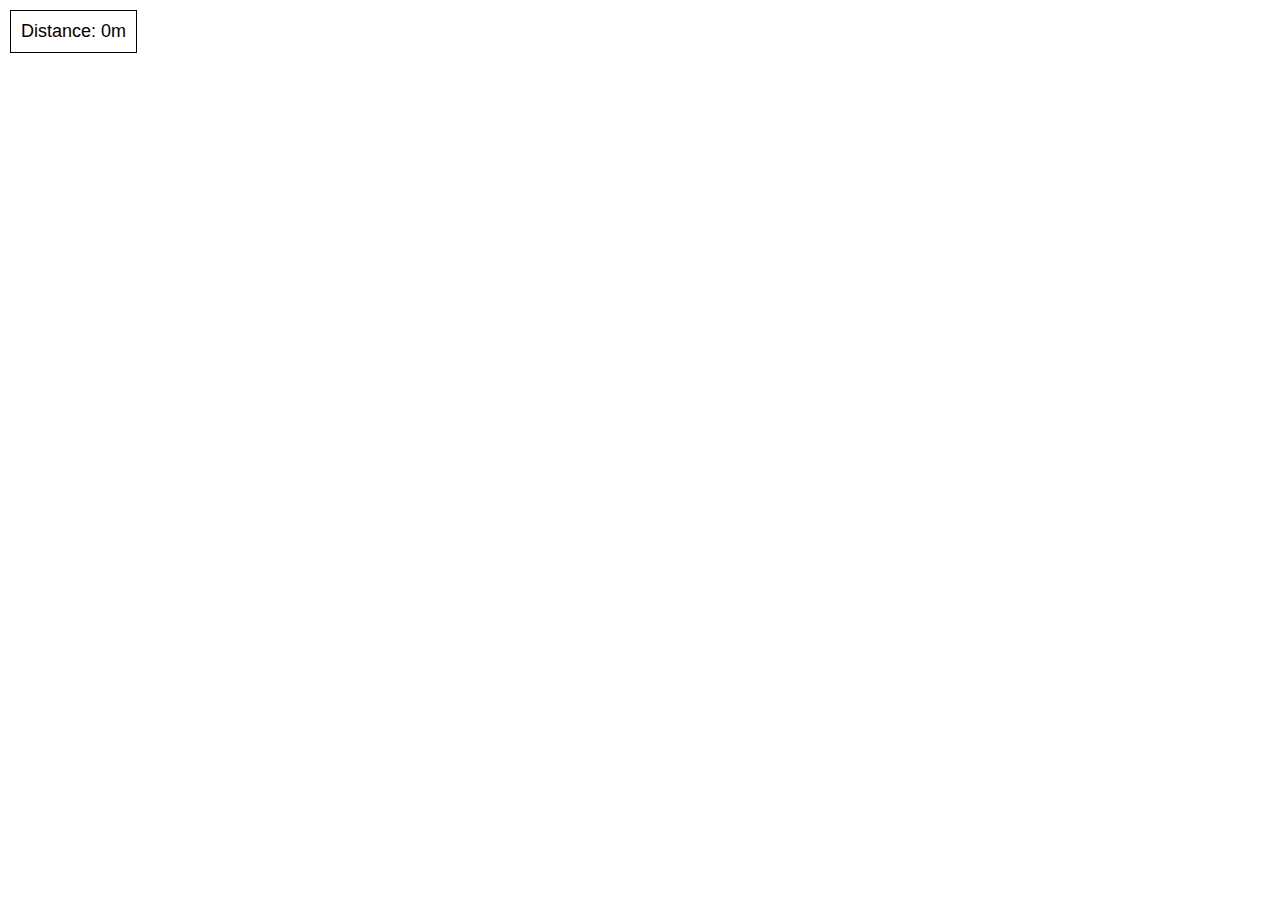
<file: index.html>
<!DOCTYPE html>
<html lang="en">
<head>
    <meta charset="UTF-8">
    <meta name="viewport" content="width=device-width, initial-scale=1.0">
    <title>4KM Drawing</title>
    <style>
        body {
            margin: 0;
            overflow: hidden;
            background-color: white;
        }
        canvas {
            position: absolute;
            top: 0;
            left: 0;
        }
        #distance {
            position: fixed;
            top: 10px;
            left: 10px;
            background: white;
            padding: 10px;
            font-size: 18px;
            font-family: Arial, sans-serif;
            border: 1px solid black;
        }
        #resetButton {
            position: fixed;
            top: 50px;
            left: 10px;
            background: white;
            padding: 10px;
            font-size: 16px;
            font-family: Arial, sans-serif;
            border: 1px solid black;
            cursor: pointer;
        }
    </style>
</head>
<body>
    <div id="distance">Distance: 0m</div>
    <canvas id="drawingCanvas"></canvas>
    <script>
        const canvas = document.getElementById("drawingCanvas");
        const ctx = canvas.getContext("2d");
        const distanceDisplay = document.getElementById("distance");
        const resetButton = document.getElementById("resetButton");
        
        function resizeCanvas() {
            canvas.width = window.innerWidth;
            canvas.height = window.innerHeight;
        }
        
        resizeCanvas();

        let drawing = false;
        let lastX = null;
        let lastY = null;
        let totalDistance = 0;
        const maxDistance = 4000; // 4km

        function getDistance(x1, y1, x2, y2) {
            return Math.sqrt((x2 - x1) ** 2 + (y2 - y1) ** 2);
        }

        function startDrawing(e) {
            if (totalDistance >= maxDistance) return;
            drawing = true;
            lastX = e.clientX;
            lastY = e.clientY;
        }

        function draw(e) {
            if (!drawing || totalDistance >= maxDistance) return;
            const x = e.clientX;
            const y = e.clientY;

            if (lastX !== null && lastY !== null) {
                const distance = getDistance(lastX, lastY, x, y);
                totalDistance += distance;

                if (totalDistance >= maxDistance) {
                    totalDistance = maxDistance;
                    distanceDisplay.textContent = `Distance: ${totalDistance.toFixed(2)}m (Limit reached)`;
                    drawing = false;
                    return;
                }

                ctx.beginPath();
                ctx.moveTo(lastX, lastY);
                ctx.lineTo(x, y);
                ctx.strokeStyle = "black";
                ctx.lineWidth = 2;
                ctx.stroke();
            }
            lastX = x;
            lastY = y;
            distanceDisplay.textContent = `Distance: ${totalDistance.toFixed(2)}m`;
        }

        function stopDrawing() {
            drawing = false;
        }

        canvas.addEventListener("mousedown", startDrawing);
        canvas.addEventListener("mousemove", draw);
        canvas.addEventListener("mouseup", stopDrawing);
        canvas.addEventListener("mouseleave", stopDrawing);
        window.addEventListener("resize", resizeCanvas);
    </script>
</body>
</html>
</file>
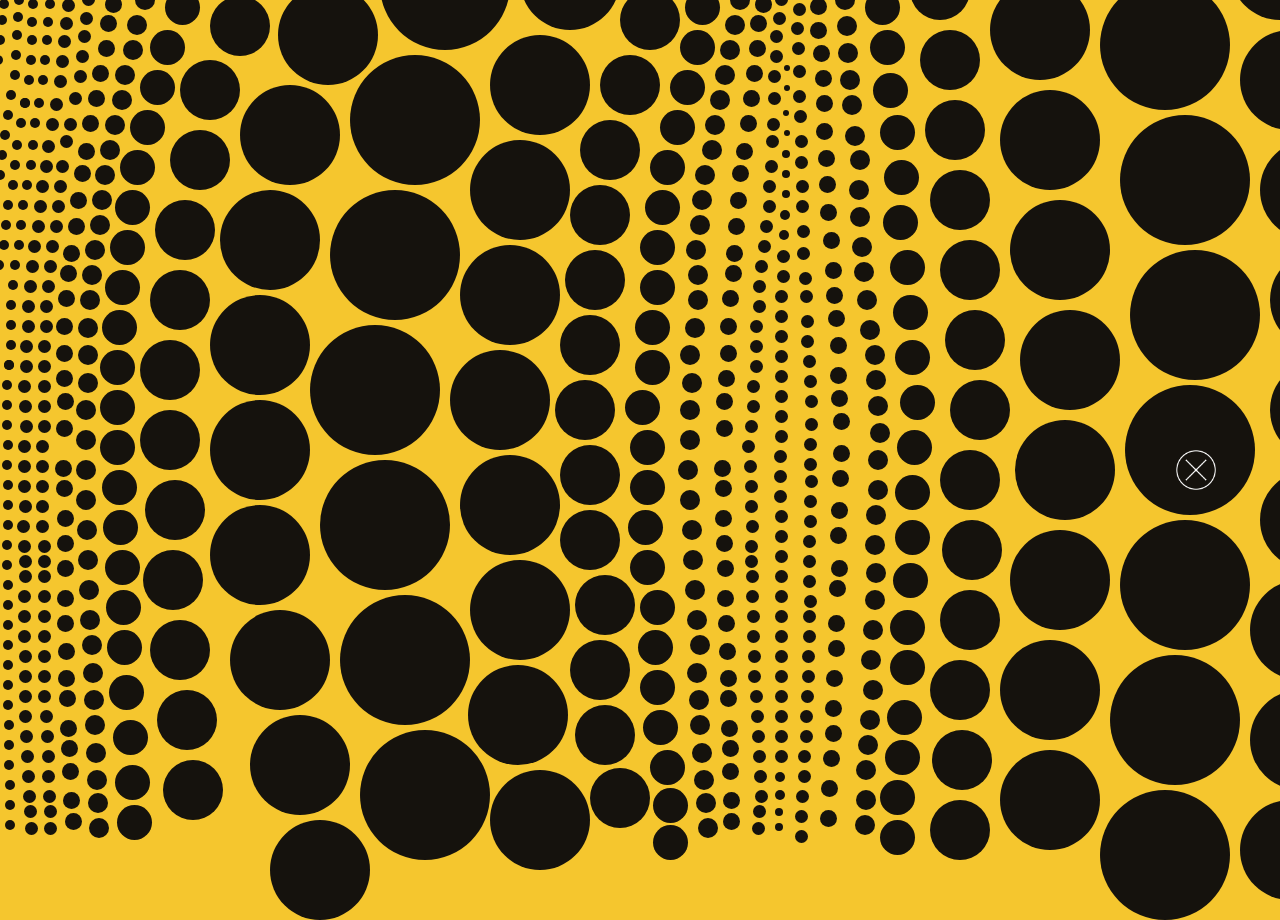
<file: InteractiveGallery2/02.html>
<!DOCTYPE html>
<html>
  <head>
    <title>Interactive Dots</title>
    <link rel= "stylesheet" href="02.css">
  </head>
  <body>
    <div id="splash-screen">
      <img src="02direction.png" alt="Splash Screen Image">
    </div>
    <div class="circle"></div> <!--circle1-->
    <div class="circle"></div> <!--circle2-->
    <div class="circle"></div> <!--circle3-->
    <div class="circle"></div> <!--circle4-->
    <div class="circle"></div> <!--circle5-->
    <div class="circle"></div> <!--circle6-->
    <div class="circle"></div> <!--circle7-->
    <div class="circle"></div> <!--circle8-->
    <div class="circle"></div> <!--circle9-->
    <div class="circle"></div> <!--circle10-->
    <div class="circle"></div> <!--circle11-->
    <div class="circle"></div> <!--circle12-->
    <div class="circle"></div> <!--circle13-->
    <div class="circle"></div> <!--circle14-->
    <div class="circle"></div> <!--circle15-->
    <div class="circle"></div> <!--circle16-->
    <div class="circle"></div> <!--circle17-->
    <div class="circle"></div> <!--circle18-->
    <div class="circle"></div> <!--circle19-->
    <div class="circle"></div> <!--circle20-->  
    <div class="circle"></div> <!--circle21-->       
    <div class="circle"></div> <!--circle22-->       
    <div class="circle"></div> <!--circle23-->
    <div class="circle"></div> <!--circle24-->
    <div class="circle"></div> <!--circle25-->
    <div class="circle"></div> <!--circle26-->
    <div class="circle"></div> <!--circle27-->
    <div class="circle"></div> <!--circle28-->
    <div class="circle"></div> <!--circle29-->
    <div class="circle"></div> <!--circle30-->
    <div class="circle"></div> <!--circle31-->
    <div class="circle"></div> <!--circle32-->
    <div class="circle"></div> <!--circle33-->
    <div class="circle"></div> <!--circle34-->
    <div class="circle"></div> <!--circle35-->
    <div class="circle"></div> <!--circle36-->
    <div class="circle"></div> <!--circle37-->
    <div class="circle"></div> <!--circle38-->
    <div class="circle"></div> <!--circle39-->
    <div class="circle"></div> <!--circle40-->
    <div class="circle"></div> <!--circle41-->
    <div class="circle"></div> <!--circle42-->
    <div class="circle"></div> <!--circle43-->
    <div class="circle"></div> <!--circle44-->
    <div class="circle"></div> <!--circle45-->
    <div class="circle"></div> <!--circle46-->
    <div class="circle"></div> <!--circle47-->
    <div class="circle"></div> <!--circle48-->
    <div class="circle"></div> <!--circle49-->
    <div class="circle"></div> <!--circle50-->
    <div class="circle"></div> <!--circle51-->
    <div class="circle"></div> <!--circle52-->
    <div class="circle"></div> <!--circle53-->
    <div class="circle"></div> <!--circle54-->
    <div class="circle"></div> <!--circle55-->
    <div class="circle"></div> <!--circle56-->
    <div class="circle"></div> <!--circle57-->
    <div class="circle"></div> <!--circle58-->
    <div class="circle"></div> <!--circle59-->
    <div class="circle"></div> <!--circle60-->
    <div class="circle"></div> <!--circle61-->
    <div class="circle"></div> <!--circle62-->
    <div class="circle"></div> <!--circle63-->
    <div class="circle"></div> <!--circle64-->
    <div class="circle"></div> <!--circle65-->
    <div class="circle"></div> <!--circle66-->
    <div class="circle"></div> <!--circle67-->
    <div class="circle"></div> <!--circle68-->
    <div class="circle"></div> <!--circle69-->
    <div class="circle"></div> <!--circle70-->
    <div class="circle"></div> <!--circle71-->
    <div class="circle"></div> <!--circle72-->
    <div class="circle"></div> <!--circle73-->
    <div class="circle"></div> <!--circle74-->
    <div class="circle"></div> <!--circle75-->
    <div class="circle"></div> <!--circle76-->
    <div class="circle"></div> <!--circle77-->
    <div class="circle"></div> <!--circle78-->
    <div class="circle"></div> <!--circle79-->
    <div class="circle"></div> <!--circle80-->
    <div class="circle"></div> <!--circle81-->
    <div class="circle"></div> <!--circle82-->
    <div class="circle"></div> <!--circle83-->
    <div class="circle"></div> <!--circle84-->
    <div class="circle"></div> <!--circle85-->
    <div class="circle"></div> <!--circle86-->
    <div class="circle"></div> <!--circle87-->
    <div class="circle"></div> <!--circle88-->
    <div class="circle"></div> <!--circle89-->
    <div class="circle"></div> <!--circle90-->
    <div class="circle"></div> <!--circle91-->
    <div class="circle"></div> <!--circle92-->
    <div class="circle"></div> <!--circle93-->
    <div class="circle"></div> <!--circle94-->
    <div class="circle"></div> <!--circle95-->
    <div class="circle"></div> <!--circle96-->
    <div class="circle"></div> <!--circle97-->
    <div class="circle"></div> <!--circle98-->
    <div class="circle"></div> <!--circle99-->
    <div class="circle"></div> <!--circle100-->
    <div class="circle"></div> <!--circle101-->
    <div class="circle"></div> <!--circle102-->
    <div class="circle"></div> <!--circle103-->
    <div class="circle"></div> <!--circle104-->
    <div class="circle"></div> <!--circle105-->
    <div class="circle"></div> <!--circle106-->
    <div class="circle"></div> <!--circle107-->
    <div class="circle"></div> <!--circle108-->
    <div class="circle"></div> <!--circle109-->
    <div class="circle"></div> <!--circle110-->
    <div class="circle"></div> <!--circle111-->
    <div class="circle"></div> <!--circle112-->
    <div class="circle"></div> <!--circle113-->
    <div class="circle"></div> <!--circle114-->
    <div class="circle"></div> <!--circle115-->
    <div class="circle"></div> <!--circle116-->
    <div class="circle"></div> <!--circle117-->
    <div class="circle"></div> <!--circle118-->
    <div class="circle"></div> <!--circle119-->
    <div class="circle"></div> <!--circle120-->
    <div class="circle"></div> <!--circle121-->
    <div class="circle"></div> <!--circle122-->
    <div class="circle"></div> <!--circle123-->
    <div class="circle"></div> <!--circle124-->
    <div class="circle"></div> <!--circle125-->
    <div class="circle"></div> <!--circle126-->
    <div class="circle"></div> <!--circle127-->
    <div class="circle"></div> <!--circle128-->
    <div class="circle"></div> <!--circle129-->
    <div class="circle"></div> <!--circle130-->
    <div class="circle"></div> <!--circle131-->
    <div class="circle"></div> <!--circle132-->
    <div class="circle"></div> <!--circle133-->
    <div class="circle"></div> <!--circle134-->
    <div class="circle"></div> <!--circle135-->
    <div class="circle"></div> <!--circle136-->
    <div class="circle"></div> <!--circle137-->
    <div class="circle"></div> <!--circle138-->
    <div class="circle"></div> <!--circle139-->
    <div class="circle"></div> <!--circle140-->
    <div class="circle"></div> <!--circle141-->
    <div class="circle"></div> <!--circle142-->
    <div class="circle"></div> <!--circle143-->
    <div class="circle"></div> <!--circle144-->
    <div class="circle"></div> <!--circle145-->
    <div class="circle"></div> <!--circle146-->
    <div class="circle"></div> <!--circle147-->
    <div class="circle"></div> <!--circle148-->
    <div class="circle"></div> <!--circle149-->
    <div class="circle"></div> <!--circle150-->
    <div class="circle"></div> <!--circle151-->
    <div class="circle"></div> <!--circle152-->
    <div class="circle"></div> <!--circle153-->
    <div class="circle"></div> <!--circle154-->
    <div class="circle"></div> <!--circle155-->
    <div class="circle"></div> <!--circle156-->
    <div class="circle"></div> <!--circle157-->
    <div class="circle"></div> <!--circle158-->
    <div class="circle"></div> <!--circle159-->
    <div class="circle"></div> <!--circle160-->
    <div class="circle"></div> <!--circle161-->
    <div class="circle"></div> <!--circle162-->
    <div class="circle"></div> <!--circle163-->
    <div class="circle"></div> <!--circle164-->
    <div class="circle"></div> <!--circle165-->
    <div class="circle"></div> <!--circle166-->
    <div class="circle"></div> <!--circle167-->
    <div class="circle"></div> <!--circle168-->
    <div class="circle"></div> <!--circle169-->
    <div class="circle"></div> <!--circle170-->
    <div class="circle"></div> <!--circle171-->
    <div class="circle"></div> <!--circle172-->
    <div class="circle"></div> <!--circle173-->
    <div class="circle"></div> <!--circle174-->
    <div class="circle"></div> <!--circle175-->
    <div class="circle"></div> <!--circle176-->
    <div class="circle"></div> <!--circle177-->
    <div class="circle"></div> <!--circle178-->
    <div class="circle"></div> <!--circle179-->
    <div class="circle"></div> <!--circle180-->
    <div class="circle"></div> <!--circle181-->
    <div class="circle"></div> <!--circle182-->
    <div class="circle"></div> <!--circle183-->
    <div class="circle"></div> <!--circle184-->
    <div class="circle"></div> <!--circle185-->
    <div class="circle"></div> <!--circle186-->
    <div class="circle"></div> <!--circle187-->
    <div class="circle"></div> <!--circle188-->
    <div class="circle"></div> <!--circle189-->
    <div class="circle"></div> <!--circle190-->
    <div class="circle"></div> <!--circle191-->
    <div class="circle"></div> <!--circle192-->
    <div class="circle"></div> <!--circle193-->
    <div class="circle"></div> <!--circle194-->
    <div class="circle"></div> <!--circle195-->
    <div class="circle"></div> <!--circle196-->
    <div class="circle"></div> <!--circle197-->
    <div class="circle"></div> <!--circle198-->
    <div class="circle"></div> <!--circle199-->
    <div class="circle"></div> <!--circle200-->
    <div class="circle"></div> <!--circle201-->
    <div class="circle"></div> <!--circle202-->
    <div class="circle"></div> <!--circle203-->
    <div class="circle"></div> <!--circle204-->
    <div class="circle"></div> <!--circle205-->
    <div class="circle"></div> <!--circle206-->
    <div class="circle"></div> <!--circle207-->
    <div class="circle"></div> <!--circle208-->
    <div class="circle"></div> <!--circle209-->
    <div class="circle"></div> <!--circle210-->
    <div class="circle"></div> <!--circle211-->
    <div class="circle"></div> <!--circle212-->
    <div class="circle"></div> <!--circle213-->
    <div class="circle"></div> <!--circle214-->
    <div class="circle"></div> <!--circle215-->
    <div class="circle"></div> <!--circle216-->
    <div class="circle"></div> <!--circle217-->
    <div class="circle"></div> <!--circle218-->
    <div class="circle"></div> <!--circle219-->
    <div class="circle"></div> <!--circle220-->
    <div class="circle"></div> <!--circle221-->
    <div class="circle"></div> <!--circle222-->
    <div class="circle"></div> <!--circle223-->
    <div class="circle"></div> <!--circle224-->
    <div class="circle"></div> <!--circle225-->
    <div class="circle"></div> <!--circle226-->
    <div class="circle"></div> <!--circle227-->
    <div class="circle"></div> <!--circle228-->
    <div class="circle"></div> <!--circle229-->
    <div class="circle"></div> <!--circle230-->
    <div class="circle"></div> <!--circle231-->
    <div class="circle"></div> <!--circle232-->
    <div class="circle"></div> <!--circle233-->
    <div class="circle"></div> <!--circle234-->
    <div class="circle"></div> <!--circle235-->
    <div class="circle"></div> <!--circle236-->
    <div class="circle"></div> <!--circle237-->
    <div class="circle"></div> <!--circle238-->
    <div class="circle"></div> <!--circle239-->
    <div class="circle"></div> <!--circle240-->
    <div class="circle"></div> <!--circle241-->
    <div class="circle"></div> <!--circle242-->
    <div class="circle"></div> <!--circle243-->
    <div class="circle"></div> <!--circle244-->
    <div class="circle"></div> <!--circle245-->
    <div class="circle"></div> <!--circle246-->
    <div class="circle"></div> <!--circle247-->
    <div class="circle"></div> <!--circle248-->
    <div class="circle"></div> <!--circle249-->
    <div class="circle"></div> <!--circle250-->
    <div class="circle"></div> <!--circle251-->
    <div class="circle"></div> <!--circle252-->
    <div class="circle"></div> <!--circle253-->
    <div class="circle"></div> <!--circle254-->
    <div class="circle"></div> <!--circle255-->
    <div class="circle"></div> <!--circle256-->
    <div class="circle"></div> <!--circle257-->
    <div class="circle"></div> <!--circle258-->
    <div class="circle"></div> <!--circle259-->
    <div class="circle"></div> <!--circle260-->
    <div class="circle"></div> <!--circle261-->
    <div class="circle"></div> <!--circle262-->
    <div class="circle"></div> <!--circle263-->
    <div class="circle"></div> <!--circle264-->
    <div class="circle"></div> <!--circle265-->
    <div class="circle"></div> <!--circle266-->
    <div class="circle"></div> <!--circle267-->
    <div class="circle"></div> <!--circle268-->
    <div class="circle"></div> <!--circle269-->
    <div class="circle"></div> <!--circle270-->
    <div class="circle"></div> <!--circle271-->
    <div class="circle"></div> <!--circle272-->
    <div class="circle"></div> <!--circle273-->
    <div class="circle"></div> <!--circle274-->
    <div class="circle"></div> <!--circle275-->
    <div class="circle"></div> <!--circle276-->
    <div class="circle"></div> <!--circle277-->
    <div class="circle"></div> <!--circle278-->
    <div class="circle"></div> <!--circle279-->
    <div class="circle"></div> <!--circle280-->
    <div class="circle"></div> <!--circle281-->
    <div class="circle"></div> <!--circle282-->
    <div class="circle"></div> <!--circle283-->
    <div class="circle"></div> <!--circle284-->
    <div class="circle"></div> <!--circle285-->
    <div class="circle"></div> <!--circle286-->
    <div class="circle"></div> <!--circle287-->
    <div class="circle"></div> <!--circle288-->
    <div class="circle"></div> <!--circle289-->
    <div class="circle"></div> <!--circle290-->
    <div class="circle"></div> <!--circle291-->
    <div class="circle"></div> <!--circle292-->
    <div class="circle"></div> <!--circle293-->
    <div class="circle"></div> <!--circle294-->
    <div class="circle"></div> <!--circle295-->
    <div class="circle"></div> <!--circle296-->
    <div class="circle"></div> <!--circle297-->
    <div class="circle"></div> <!--circle298-->
    <div class="circle"></div> <!--circle299-->
    <div class="circle"></div> <!--circle300-->
    <div class="circle"></div> <!--circle301-->
    <div class="circle"></div> <!--circle302-->
    <div class="circle"></div> <!--circle303-->
    <div class="circle"></div> <!--circle304-->
    <div class="circle"></div> <!--circle305-->
    <div class="circle"></div> <!--circle306-->
    <div class="circle"></div> <!--circle307-->
    <div class="circle"></div> <!--circle308-->
    <div class="circle"></div> <!--circle309-->
    <div class="circle"></div> <!--circle310-->
    <div class="circle"></div> <!--circle311-->
    <div class="circle"></div> <!--circle312-->
    <div class="circle"></div> <!--circle313-->
    <div class="circle"></div> <!--circle314-->
    <div class="circle"></div> <!--circle315-->
    <div class="circle"></div> <!--circle316-->
    <div class="circle"></div> <!--circle317-->
    <div class="circle"></div> <!--circle318-->
    <div class="circle"></div> <!--circle319-->
    <div class="circle"></div> <!--circle320-->
    <div class="circle"></div> <!--circle321-->
    <div class="circle"></div> <!--circle322-->
    <div class="circle"></div> <!--circle323-->
    <div class="circle"></div> <!--circle324-->
    <div class="circle"></div> <!--circle325-->
    <div class="circle"></div> <!--circle326-->
    <div class="circle"></div> <!--circle327-->
    <div class="circle"></div> <!--circle328-->
    <div class="circle"></div> <!--circle329-->
    <div class="circle"></div> <!--circle330-->
    <div class="circle"></div> <!--circle331-->
    <div class="circle"></div> <!--circle332-->
    <div class="circle"></div> <!--circle333-->
    <div class="circle"></div> <!--circle334-->
    <div class="circle"></div> <!--circle335-->
    <div class="circle"></div> <!--circle336-->
    <div class="circle"></div> <!--circle337-->
    <div class="circle"></div> <!--circle338-->
    <div class="circle"></div> <!--circle339-->
    <div class="circle"></div> <!--circle340-->
    <div class="circle"></div> <!--circle341-->
    <div class="circle"></div> <!--circle342-->
    <div class="circle"></div> <!--circle343-->
    <div class="circle"></div> <!--circle344-->
    <div class="circle"></div> <!--circle345-->
    <div class="circle"></div> <!--circle346-->
    <div class="circle"></div> <!--circle347-->
    <div class="circle"></div> <!--circle348-->
    <div class="circle"></div> <!--circle349-->
    <div class="circle"></div> <!--circle350-->
    <div class="circle"></div> <!--circle351-->
    <div class="circle"></div> <!--circle352-->
    <div class="circle"></div> <!--circle353-->
    <div class="circle"></div> <!--circle354-->
    <div class="circle"></div> <!--circle355-->
    <div class="circle"></div> <!--circle356-->
    <div class="circle"></div> <!--circle357-->
    <div class="circle"></div> <!--circle358-->
    <div class="circle"></div> <!--circle359-->
    <div class="circle"></div> <!--circle360-->
    <div class="circle"></div> <!--circle361-->
    <div class="circle"></div> <!--circle362-->
    <div class="circle"></div> <!--circle363-->
    <div class="circle"></div> <!--circle364-->
    <div class="circle"></div> <!--circle365-->
    <div class="circle"></div> <!--circle366-->
    <div class="circle"></div> <!--circle367-->
    <div class="circle"></div> <!--circle368-->
    <div class="circle"></div> <!--circle369-->
    <div class="circle"></div> <!--circle370-->
    <div class="circle"></div> <!--circle371-->
    <div class="circle"></div> <!--circle372-->
    <div class="circle"></div> <!--circle373-->
    <div class="circle"></div> <!--circle374-->
    <div class="circle"></div> <!--circle375-->
    <div class="circle"></div> <!--circle376-->
    <div class="circle"></div> <!--circle377-->
    <div class="circle"></div> <!--circle378-->
    <div class="circle"></div> <!--circle379-->
    <div class="circle"></div> <!--circle380-->
    <div class="circle"></div> <!--circle381-->
    <div class="circle"></div> <!--circle382-->
    <div class="circle"></div> <!--circle383-->
    <div class="circle"></div> <!--circle384-->
    <div class="circle"></div> <!--circle385-->
    <div class="circle"></div> <!--circle386-->
    <div class="circle"></div> <!--circle387-->
    <div class="circle"></div> <!--circle388-->
    <div class="circle"></div> <!--circle389-->
    <div class="circle"></div> <!--circle390-->
    <div class="circle"></div> <!--circle391-->
    <div class="circle"></div> <!--circle392-->
    <div class="circle"></div> <!--circle393-->
    <div class="circle"></div> <!--circle394-->
    <div class="circle"></div> <!--circle395-->
    <div class="circle"></div> <!--circle396-->
    <div class="circle"></div> <!--circle397-->
    <div class="circle"></div> <!--circle398-->
    <div class="circle"></div> <!--circle399-->
    <div class="circle"></div> <!--circle400-->
    <div class="circle"></div> <!--circle401-->
    <div class="circle"></div> <!--circle402-->
    <div class="circle"></div> <!--circle403-->
    <div class="circle"></div> <!--circle404-->
    <div class="circle"></div> <!--circle405-->
    <div class="circle"></div> <!--circle406-->
    <div class="circle"></div> <!--circle407-->
    <div class="circle"></div> <!--circle408-->
    <div class="circle"></div> <!--circle409-->
    <div class="circle"></div> <!--circle410-->
    <div class="circle"></div> <!--circle411-->
    <div class="circle"></div> <!--circle412-->
    <div class="circle"></div> <!--circle413-->
    <div class="circle"></div> <!--circle414-->
    <div class="circle"></div> <!--circle415-->
    <div class="circle"></div> <!--circle416-->
    <div class="circle"></div> <!--circle417-->
    <div class="circle"></div> <!--circle418-->
    <div class="circle"></div> <!--circle419-->
    <div class="circle"></div> <!--circle420-->
    <div class="circle"></div> <!--circle421-->
    <div class="circle"></div> <!--circle422-->
    <div class="circle"></div> <!--circle423-->
    <div class="circle"></div> <!--circle424-->
    <div class="circle"></div> <!--circle425-->
    <div class="circle"></div> <!--circle426-->
    <div class="circle"></div> <!--circle427-->
    <div class="circle"></div> <!--circle428-->
    <div class="circle"></div> <!--circle429-->
    <div class="circle"></div> <!--circle430-->
    <div class="circle"></div> <!--circle431-->
    <div class="circle"></div> <!--circle432-->
    <div class="circle"></div> <!--circle433-->
    <div class="circle"></div> <!--circle434-->
    <div class="circle"></div> <!--circle435-->
    <div class="circle"></div> <!--circle436-->
    <div class="circle"></div> <!--circle437-->
    <div class="circle"></div> <!--circle438-->
    <div class="circle"></div> <!--circle439-->
    <div class="circle"></div> <!--circle440-->
    <div class="circle"></div> <!--circle441-->
    <div class="circle"></div> <!--circle442-->
    <div class="circle"></div> <!--circle443-->
    <div class="circle"></div> <!--circle444-->
    <div class="circle"></div> <!--circle445-->
    <div class="circle"></div> <!--circle446-->
    <div class="circle"></div> <!--circle447-->
    <div class="circle"></div> <!--circle448-->
    <div class="circle"></div> <!--circle449-->
    <div class="circle"></div> <!--circle450-->
    <div class="circle"></div> <!--circle451-->
    <div class="circle"></div> <!--circle452-->
    <div class="circle"></div> <!--circle453-->
    <div class="circle"></div> <!--circle454-->
    <div class="circle"></div> <!--circle455-->
    <div class="circle"></div> <!--circle456-->
    <div class="circle"></div> <!--circle457-->
    <div class="circle"></div> <!--circle458-->
    <div class="circle"></div> <!--circle459-->
    <div class="circle"></div> <!--circle460-->
    <div class="circle"></div> <!--circle461-->
    <div class="circle"></div> <!--circle462-->
    <div class="circle"></div> <!--circle463-->
    <div class="circle"></div> <!--circle464-->
    <div class="circle"></div> <!--circle465-->
    <div class="circle"></div> <!--circle466-->
    <div class="circle"></div> <!--circle467-->
    <div class="circle"></div> <!--circle468-->
    <div class="circle"></div> <!--circle469-->
    <div class="circle"></div> <!--circle470-->
    <div class="circle"></div> <!--circle471-->
    <div class="circle"></div> <!--circle472-->
    <div class="circle"></div> <!--circle473-->
    <div class="circle"></div> <!--circle474-->
    <div class="circle"></div> <!--circle475-->
    <div class="circle"></div> <!--circle476-->
    <div class="circle"></div> <!--circle477-->
    <div class="circle"></div> <!--circle478-->
    <div class="circle"></div> <!--circle479-->
    <div class="circle"></div> <!--circle480-->
    <div class="circle"></div> <!--circle481-->
    <div class="circle"></div> <!--circle482-->
    <div class="circle"></div> <!--circle483-->
    <div class="circle"></div> <!--circle484-->
    <div class="circle"></div> <!--circle485-->
    <div class="circle"></div> <!--circle486-->
    <div class="circle"></div> <!--circle487-->
    <div class="circle"></div> <!--circle488-->
    <div class="circle"></div> <!--circle489-->
    <div class="circle"></div> <!--circle490-->
    <div class="circle"></div> <!--circle491-->
    <div class="circle"></div> <!--circle492-->
    <div class="circle"></div> <!--circle493-->
    <div class="circle"></div> <!--circle494-->
    <div class="circle"></div> <!--circle495-->
    <div class="circle"></div> <!--circle496-->
    <div class="circle"></div> <!--circle497-->
    <div class="circle"></div> <!--circle498-->
    <div class="circle"></div> <!--circle499-->
    <div class="circle"></div> <!--circle500-->
    <div class="circle"></div> <!--circle501-->
    <div class="circle"></div> <!--circle502-->
    <div class="circle"></div> <!--circle503-->
    <div class="circle"></div> <!--circle504-->
    <div class="circle"></div> <!--circle505-->
    <div class="circle"></div> <!--circle506-->
    <div class="circle"></div> <!--circle507-->
    <div class="circle"></div> <!--circle508-->
    <div class="circle"></div> <!--circle509-->
    <div class="circle"></div> <!--circle510-->
    <div class="circle"></div> <!--circle511-->
    <div class="circle"></div> <!--circle512-->
    <div class="circle"></div> <!--circle513-->
    <div class="circle"></div> <!--circle514-->
    <div class="circle"></div> <!--circle515-->
    <div class="circle"></div> <!--circle516-->
    <div class="circle"></div> <!--circle517-->
    <div class="circle"></div> <!--circle518-->
    <div class="circle"></div> <!--circle519-->
    <div class="circle"></div> <!--circle520-->
    <div class="circle"></div> <!--circle521-->
    <div class="circle"></div> <!--circle522-->
    <div class="circle"></div> <!--circle523-->
    <div class="circle"></div> <!--circle524-->
    <div class="circle"></div> <!--circle525-->
    <div class="circle"></div> <!--circle526-->
    <div class="circle"></div> <!--circle527-->
    <div class="circle"></div> <!--circle528-->
    <div class="circle"></div> <!--circle529-->
    <div class="circle"></div> <!--circle530-->
    <div class="circle"></div> <!--circle531-->
    <div class="circle"></div> <!--circle532-->
    <div class="circle"></div> <!--circle533-->
    <div class="circle"></div> <!--circle534-->
    <div class="circle"></div> <!--circle535-->
    <div class="circle"></div> <!--circle536-->
    <div class="circle"></div> <!--circle537-->
    <div class="circle"></div> <!--circle538-->
    <div class="circle"></div> <!--circle539-->
    <div class="circle"></div> <!--circle540-->
    <div class="circle"></div> <!--circle541-->
    <div class="circle"></div> <!--circle542-->
    <div class="circle"></div> <!--circle543-->
    <div class="circle"></div> <!--circle544-->
    <div class="circle"></div> <!--circle545-->
    <div class="circle"></div> <!--circle546-->
    <div class="circle"></div> <!--circle547-->
    <div class="circle"></div> <!--circle548-->
    <div class="circle"></div> <!--circle549-->
    <div class="circle"></div> <!--circle550-->
    <div class="circle"></div> <!--circle551-->
    <div class="circle"></div> <!--circle552-->
    <div class="circle"></div> <!--circle553-->
    <div class="circle"></div> <!--circle554-->
    <div class="circle"></div> <!--circle555-->
    <div class="circle"></div> <!--circle556-->
    <div class="circle"></div> <!--circle557-->
    <div class="circle"></div> <!--circle558-->
    <div class="circle"></div> <!--circle559-->
    <div class="circle"></div> <!--circle560-->
    <div class="circle"></div> <!--circle561-->
    <div class="circle"></div> <!--circle562-->
    <div class="circle"></div> <!--circle563-->
    <div class="circle"></div> <!--circle564-->
    <div class="circle"></div> <!--circle565-->
    <div class="circle"></div> <!--circle566-->
    <div class="circle"></div> <!--circle567-->
    <div class="circle"></div> <!--circle568-->
    <div class="circle"></div> <!--circle569-->
    <div class="circle"></div> <!--circle570-->
    <div class="circle"></div> <!--circle571-->
    <div class="circle"></div> <!--circle572-->
    <div class="circle"></div> <!--circle573-->
    <div class="circle"></div> <!--circle574-->
    <div class="circle"></div> <!--circle575-->
    <div class="circle"></div> <!--circle576-->
    <div class="circle"></div> <!--circle577-->
    <div class="circle"></div> <!--circle578-->
    <div class="circle"></div> <!--circle579-->
    <div class="circle"></div> <!--circle580-->
    <div class="circle"></div> <!--circle581-->
    <div class="circle"></div> <!--circle582-->
    <div class="circle"></div> <!--circle583-->
    <div class="circle"></div> <!--circle584-->
    <div class="circle"></div> <!--circle585-->
    <div class="circle"></div> <!--circle586-->
    <div class="circle"></div> <!--circle587-->
    <div class="circle"></div> <!--circle588-->
    <div class="circle"></div> <!--circle589-->
    <div class="circle"></div> <!--circle590-->
    <div class="circle"></div> <!--circle591-->
    <div class="circle"></div> <!--circle592-->
    <div class="circle"></div> <!--circle593-->
    <div class="circle"></div> <!--circle594-->
    <div class="circle"></div> <!--circle595-->
    <div class="circle"></div> <!--circle596-->
    <div class="circle"></div> <!--circle597-->
    <div class="circle"></div> <!--circle598-->
    <div class="circle"></div> <!--circle599-->
    <div class="circle"></div> <!--circle600-->
    <div class="circle"></div> <!--circle601-->
    <div class="circle"></div> <!--circle602-->
    <div class="circle"></div> <!--circle603-->
    <div class="circle"></div> <!--circle604-->
    <div class="circle"></div> <!--circle605-->
    <div class="circle"></div> <!--circle606-->
    <div class="circle"></div> <!--circle607-->
    <div class="circle"></div> <!--circle608-->
    <div class="circle"></div> <!--circle609-->
    <div class="circle"></div> <!--circle610-->
    <div class="circle"></div> <!--circle611-->
    <div class="circle"></div> <!--circle612-->
    <div class="circle"></div> <!--circle613-->
    <div class="circle"></div> <!--circle614-->
    <div class="circle"></div> <!--circle615-->
    <div class="circle"></div> <!--circle616-->
    <div class="circle"></div> <!--circle617-->
    <div class="circle"></div> <!--circle618-->
    <div class="circle"></div> <!--circle619-->
    <div class="circle"></div> <!--circle620-->
    <div class="circle"></div> <!--circle621-->
    <div class="circle"></div> <!--circle622-->
    <div class="circle"></div> <!--circle623-->
    <div class="circle"></div> <!--circle624-->
    <div class="circle"></div> <!--circle625-->
    <div class="circle"></div> <!--circle626-->
    <div class="circle"></div> <!--circle627-->
    <div class="circle"></div> <!--circle628-->
    <div class="circle"></div> <!--circle629-->
    <div class="circle"></div> <!--circle630-->
    <div class="circle"></div> <!--circle631-->
    <div class="circle"></div> <!--circle632-->
    <div class="circle"></div> <!--circle633-->
    <div class="circle"></div> <!--circle634-->
    <div class="circle"></div> <!--circle635-->
    <div class="circle"></div> <!--circle636-->
    <div class="circle"></div> <!--circle637-->
    <div class="circle"></div> <!--circle638-->
    <div class="circle"></div> <!--circle639-->
    <div class="circle"></div> <!--circle640-->
    <div class="circle"></div> <!--circle641-->
    <div class="circle"></div> <!--circle642-->
    <div class="circle"></div> <!--circle643-->
    <div class="circle"></div> <!--circle644-->
    <div class="circle"></div> <!--circle645-->
    <div class="circle"></div> <!--circle646-->
    <div class="circle"></div> <!--circle647-->
    <div class="circle"></div> <!--circle648-->
    <div class="circle"></div> <!--circle649-->
    <div class="circle"></div> <!--circle650-->
    <div class="circle"></div> <!--circle651-->
    <div class="circle"></div> <!--circle652-->
    <div class="circle"></div> <!--circle653-->
    <div class="circle"></div> <!--circle654-->
    <div class="circle"></div> <!--circle655-->
    <div class="circle"></div> <!--circle656-->
    <div class="circle"></div> <!--circle657-->
    <div class="circle"></div> <!--circle658-->
    <div class="circle"></div> <!--circle659-->
    <div class="circle"></div> <!--circle660-->
    <div class="circle"></div> <!--circle661-->
    <div class="circle"></div> <!--circle662-->
    <div class="circle"></div> <!--circle663-->
    <div class="circle"></div> <!--circle664-->
    <div class="circle"></div> <!--circle665-->
    <div class="circle"></div> <!--circle666-->
    <div class="circle"></div> <!--circle667-->
    <div class="circle"></div> <!--circle668-->
    <div class="circle"></div> <!--circle669-->
       
    <a href="gallery.html"><img class="home" src="homeWhite.png"></a>
    <script src="02.js"></script>
    </body>
</html>
</file>
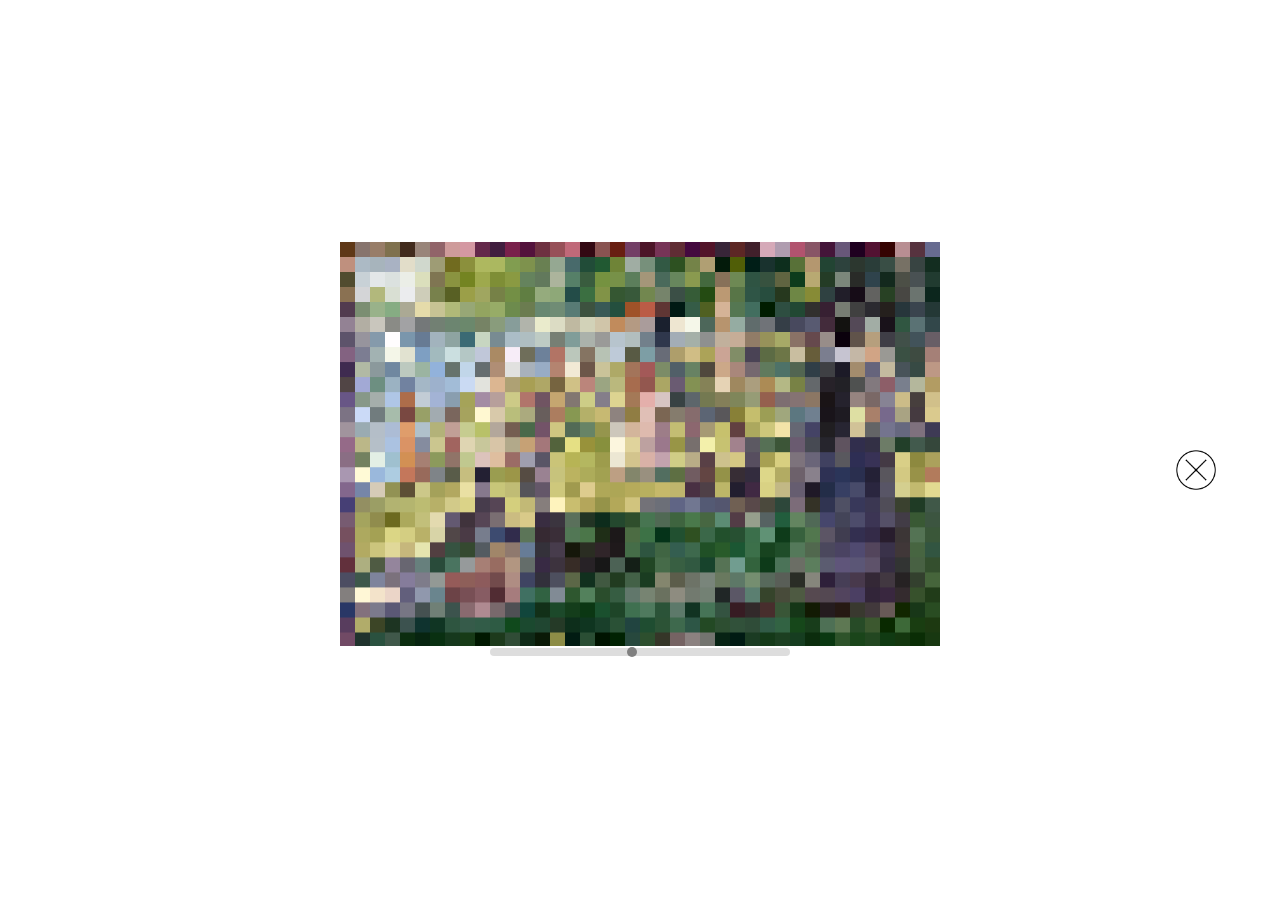
<file: InteractiveGallery2/03.html>
<!DOCTYPE html>
<html>
   <head>
       <link rel="stylesheet" href="03.css">
       <title>Pixelated Sunday</title>
   </head>
   <body>
        <div id="splash-screen">
            <img src="03direction.png" alt="Splash Screen Image">
        </div>
        <div class="wrapper">
            <img id="image1" src="Sunday.jpg">
            <input id="pixelSize" type="range" min="5" max="100" value="50">
            <span id="pixelSizeValue"></span>
        </div>
        <a href="gallery.html"><img class="home" src="homeBlack.png"></a>
       <script src="03.js"></script>
   </body>
</html>
</file>
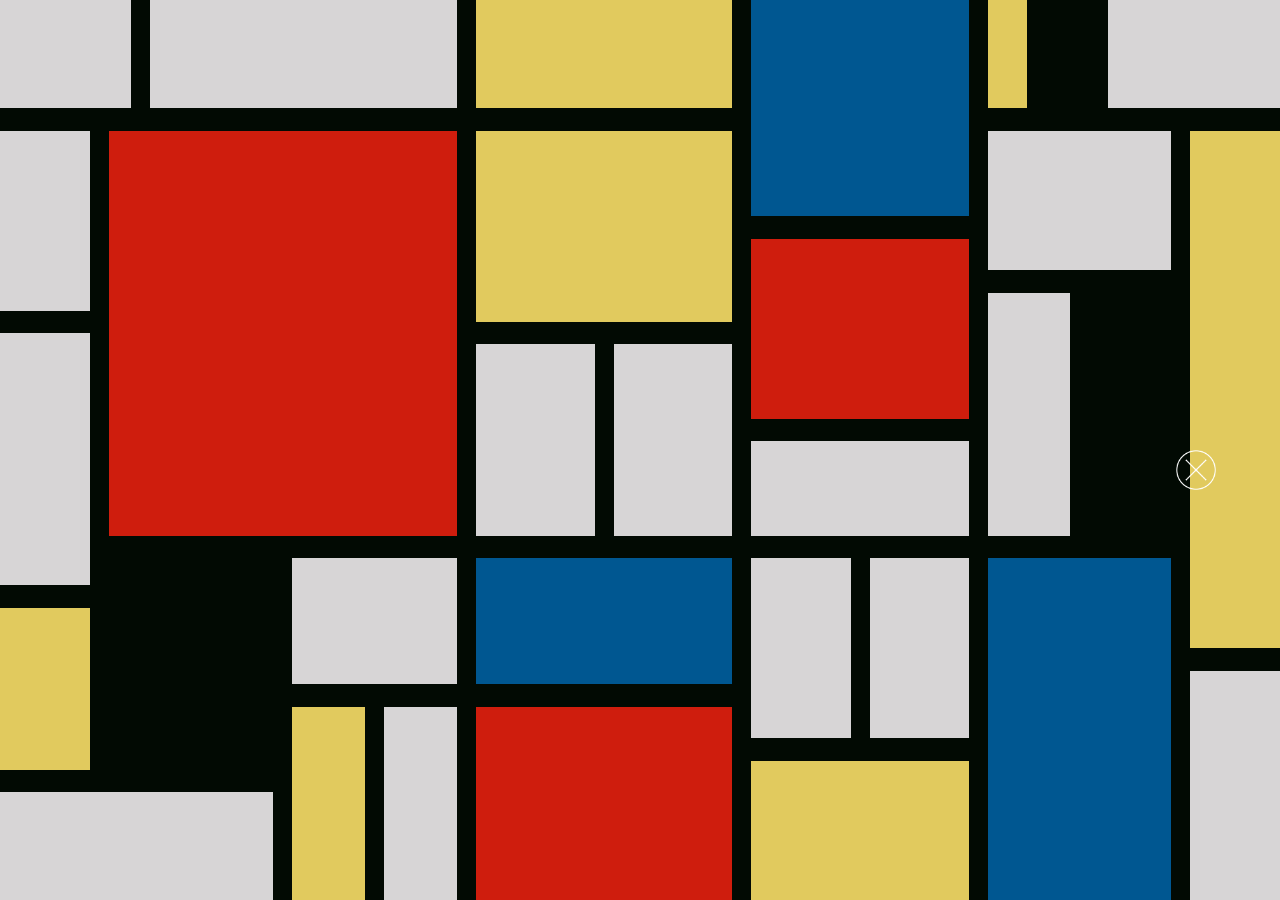
<file: InteractiveGallery2/06.html>
<!DOCTYPE html>
<head>
  <title>Interactive Palette</title>
  <link rel= "stylesheet" href="06.css">
</head>
<body>
  <div id="splash-screen">
    <img src="06direction.png" alt="Splash Screen Image">
  </div>
  <img src="white.png" style="position: absolute; left:0%; top:0%; width: 10.2%; height: 12%;" class="shape1">
  <img src="black.png" style="position: absolute; top: 0%; left: 10.2%; width: 1.5%; height: 12%;" class="shape2">
  <img src="white.png" style="position: absolute; left:11.7%; top:0%; width: 24%; height: 12%;" class="shape3">
  <img src="black.png" style="position: absolute; left:35.7%; top:0%; width: 1.5%; height: 100%;" class="shape4">
  <img src="yellow.png" style="position: absolute; left:37.2%; top:0%; width: 20%; height: 12%;" class="shape5">
  <img src="black.png" style="position: absolute; left:57.2%; top:0%; width: 1.5%; height: 100%;" class="shape6">
  <img src="blue.png" style="position: absolute; left:58.7%; top:0%; width: 17%; height: 24%;" class="shape7">
  <img src="black.png" style="position: absolute; left:75.7%; top:0%; width: 1.5%; height: 100%;" class="shape8">
  <img src="yellow.png" style="position: absolute; left:77.2%; top:0%; width: 3%; height: 12%;" class="shape9">
  <img src="black.png" style="position: absolute; left:80.2%; top:0%; width: 1.5%; height: 12%;" class="shape10">
  <img src="black.png" style="position: absolute; left:81.7%; top:0%; width: 3.4%; height: 12%;" class="shape11">
  <img src="black.png" style="position: absolute; left:85.1%; top:0%; width: 1.5%; height: 12%;" class="shape12">
  <img src="white.png" style="position: absolute; left:86.6%; top:0%; width: 13.4%; height: 12%;" class="shape13">
  <img src="black.png" style="position: absolute; left:0%; top:12%; width: 57.2%; height: 2.5%;" class="shape14">
  <img src="black.png" style="position: absolute; left:77.2%; top:12%; width: 22.8%; height: 2.5%;" class="shape15">
  <img src="black.png" style="position: absolute; left:58.7%; top:24%; width: 17%; height: 2.5%;" class="shape16">
  <img src="white.png" style="position: absolute; left:0%; top:14.5%; width: 7%; height: 20%;" class="shape17">
  <img src="black.png" style="position: absolute; left:7%; top:14.5%; width: 1.5%; height: 73.5%;" class="shape18">
  <img src="black.png" style="position: absolute; left:0%; top:34.5%; width: 7%; height: 2.5%;" class="shape19">
  <img src="red.png" style="position: absolute; left:8.5%; top:14.5%; width: 27.2%; height: 45%;" class="shape20">
  <img src="black.png" style="position: absolute; left:8.5%; top:59.5%; width: 83%; height: 2.5%;" class="shape21">
  <img src="white.png" style="position: absolute; left:0%; top:37%; width: 7%; height: 28%;" class="shape22">
  <img src="black.png" style="position: absolute; left:0%; top:65%; width: 7%; height: 2.5%;" class="shape23">
  <img src="yellow.png" style="position: absolute; left:0%; top:67.5%; width: 7%; height: 18%;" class="shape24">
  <img src="black.png" style="position: absolute; left:0%; top:85.5%; width: 21.35%; height: 2.5%;" class="shape25">
  <img src="black.png" style="position: absolute; left:21.35%; top:62%; width: 1.5%; height: 38%;" class="shape26">
  <img src="white.png" style="position: absolute; left:0%; top:88%; width: 21.35%; height: 12%;" class="shape27">
  <img src="black.png" style="position: absolute; left:8.5%; top:62%; width: 12.85%; height: 23.5%;" class="shape28">
  <img src="white.png" style="position: absolute; left:22.85%; top:62%; width: 12.85%; height: 14%;" class="shape29">
  <img src="black.png" style="position: absolute; left:91.5%; top:14.5%; width: 1.5%; height: 85.5%;" class="shape30">
  <img src="yellow.png" style="position: absolute; left:37.2%; top:14.5%; width: 20%; height: 21.25%;" class="shape31">
  <img src="black.png" style="position: absolute; left:37.2%; top:35.75%; width: 20%; height: 2.5%;" class="shape32">
  <img src="white.png" style="position: absolute; left:37.2%; top:38.25%; width: 9.25%; height: 21.25%;" class="shape33">
  <img src="black.png" style="position: absolute; left:46.45%; top:38.25%; width: 1.5%; height: 21.25%;" class="shape34">
  <img src="white.png" style="position: absolute; left:47.95%; top:38.25%; width: 9.25%; height: 21.25%;" class="shape35">
  <img src="red.png" style="position: absolute; left:58.7%; top:26.5%; width: 17%; height: 20%;" class="shape36">
  <img src="black.png" style="position: absolute; left:58.7%; top:46.5%; width: 17%; height: 2.5%;" class="shape37">
  <img src="white.png" style="position: absolute; left:58.7%; top:49%; width: 17%; height: 10.5%;" class="shape38">
  <img src="black.png" style="position: absolute; left:22.85%; top:76%; width: 34.35%; height: 2.5%;" class="shape39">
  <img src="yellow.png" style="position: absolute; left:22.85%; top:78.5%; width: 5.675%; height: 21.5%;" class="shape40">
  <img src="blue.png" style="position: absolute; left:37.2%; top:62%; width: 20%; height: 14%;" class="shape41">
  <img src="red.png" style="position: absolute; left:37.2%; top:78.5%; width: 20%; height: 21.5%;" class="shape42">
  <img src="black.png" style="position: absolute; left:28.525%; top:78.5%; width: 1.5%; height: 21.5%;" class="shape43">
  <img src="white.png" style="position: absolute; left:30.025%; top:78.5%; width: 5.675%; height: 21.5%;" class="shape44">
  <img src="black.png" style="position: absolute; left:66.45%; top:62%; width: 1.5%; height: 20%;" class="shape45">
  <img src="white.png" style="position: absolute; left:58.7%; top:62%; width: 7.75%; height: 20%;" class="shape46">
  <img src="white.png" style="position: absolute; left:67.95%; top:62%; width: 7.75%; height: 20%;" class="shape47">
  <img src="black.png" style="position: absolute; left:58.7%; top:82%; width: 17%; height: 2.5%;" class="shape48">
  <img src="yellow.png" style="position: absolute; left:58.7%; top:84.5%; width: 17%; height: 15.5%;" class="shape49">
  <img src="black.png" style="position: absolute; left:77.2%; top:30%; width: 14.3%; height: 2.5%;" class="shape50">
  <img src="black.png" style="position: absolute; left:83.6%; top:32.5%; width: 1.5%; height: 27%;" class="shape51">
  <img src="white.png" style="position: absolute; left:77.2%; top:14.5%; width: 14.3%; height: 15.5%;" class="shape52">
  <img src="white.png" style="position: absolute; left:77.2%; top:32.5%; width: 6.4%; height: 27%;" class="shape53">
  <img src="black.png" style="position: absolute; left:85.1%; top:32.5%; width: 6.4%; height: 27%;" class="shape54">
  <img src="blue.png" style="position: absolute; left:77.2%; top:62%; width: 14.3%; height: 38%;" class="shape55">
  <img src="black.png" style="position: absolute; left:93%; top:72%; width: 7%; height: 2.5%;" class="shape56">
  <img src="yellow.png" style="position: absolute; left:93%; top:14.5%; width: 7%; height: 57.5%;" class="shape57">
  <img src="white.png" style="position: absolute; left:93%; top:74.5%; width: 7%; height: 25.5%;" class="shape58">
  <a href="gallery.html"><img class="home" src="homeWhite.png"></a>
  <script src="06.js"></script>
</body>
</html>
</file>
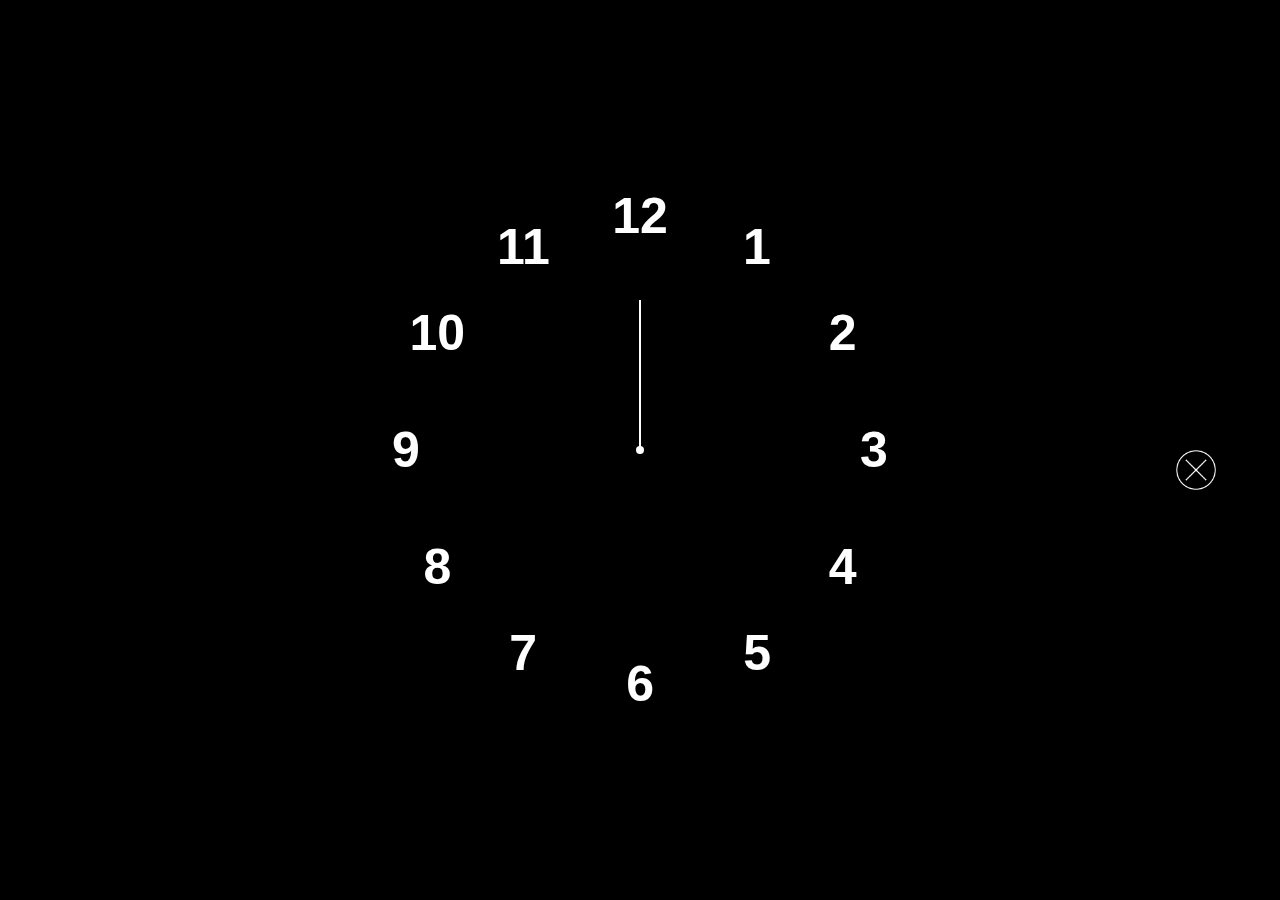
<file: InteractiveGallery2/07.html>
<!DOCTYPE html>
<html>
  <head>
    <title>Melting Time</title>
    <link rel= "stylesheet" href="07.css">
  </head>
  <body>
    <div id="splash-screen">
      <img src="07direction.png" alt="Splash Screen Image">
    </div>
    <div class="container">
      <div class="clock">
        <div style="--c1r:white; --h: 74px" id="hour" class="hand"><i></i></div>
        <div style="--c1r:white; --h: 84px" id="min" class="hand"><i></i></div>
        <div style="--c1r:white; --h: 94px" id="sec" class="hand"><i></i></div>

        <span style="--i:1"><b class="num" onclick="dropNumber(this)">1</b></span>
        <span style="--i:2"><b class="num" onclick="dropNumber(this)">2</b></span>
        <span style="--i:3"><b class="num" onclick="dropNumber(this)">3</b></span>
        <span style="--i:4"><b class="num" onclick="dropNumber(this)">4</b></span>
        <span style="--i:5"><b class="num" onclick="dropNumber(this)">5</b></span>
        <span style="--i:6"><b class="num" onclick="dropNumber(this)">6</b></span>
        <span style="--i:7"><b class="num" onclick="dropNumber(this)">7</b></span>
        <span style="--i:8"><b class="num" onclick="dropNumber(this)">8</b></span>
        <span style="--i:9"><b class="num" onclick="dropNumber(this)">9</b></span>
        <span style="--i:10"><b class="num" onclick="dropNumber(this)">10</b></span>
        <span style="--i:11"><b class="num" onclick="dropNumber(this)">11</b></span>
        <span style="--i:12"><b class="num" onclick="dropNumber(this)">12</b></span>
      </div>
    </div>
    <a href="/gallery.html"><img class="home" src="homeWhite.png"></a>
    <script src="07.js"></script>
  </body>
</html>
</file>
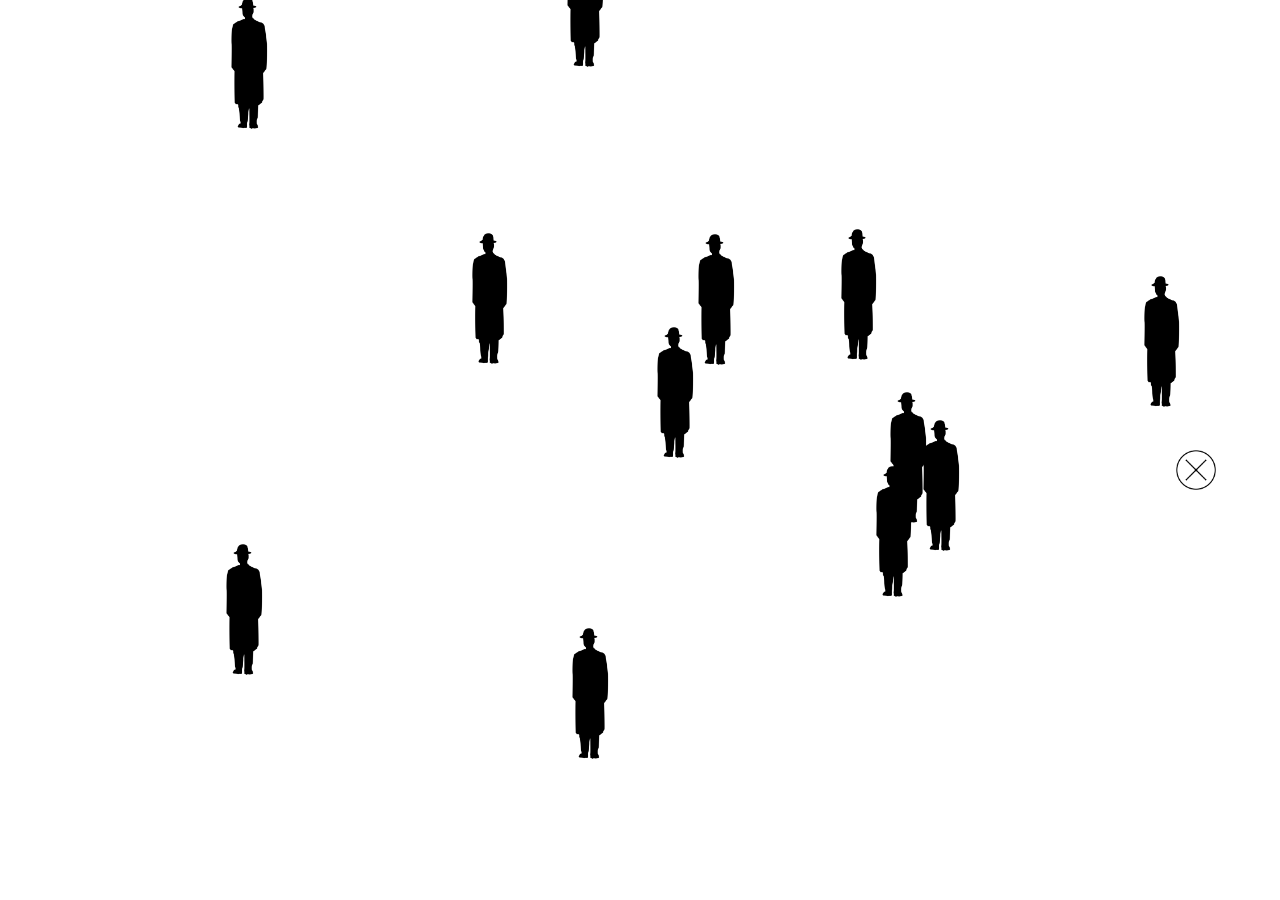
<file: InteractiveGallery2/08.html>
<!DOCTYPE html>
<head>
   <title>Raining Men</title>
   <link rel="stylesheet" href="08.css">
</head>
<body>
   <div id="splash-screen">
      <img src="08direction.png" alt="Splash Screen Image">
   </div>
   <img src="man.png" class="men" style="left: 200px; top: -100px;">
   <img src="man.png" class="men" style="left: 400px; top: -100px;">
   <img src="man.png" class="men" style="left: 600px; top: -100px;">
   <img src="man.png" class="men" style="left: 800px; top: -100px;">
   <img src="man.png" class="men" style="left: 1000px; top: -100px;">
   <img src="man.png" class="men" style="left: 1200px; top: -100px;">
   <img src="man.png" class="men" style="left: 200px; top: -100px;">
   <img src="man.png" class="men" style="left: 400px; top: -100px;">
   <img src="man.png" class="men" style="left: 600px; top: -100px;">
   <img src="man.png" class="men" style="left: 800px; top: -100px;">
   <img src="man.png" class="men" style="left: 1000px; top: -100px;">
   <img src="man.png" class="men" style="left: 1200px; top: -100px;">
   <a href="gallery.html"><img class="home" src="homeBlack.png"></a>
   <script src="08.js"></script>
</body>
</html>
</file>
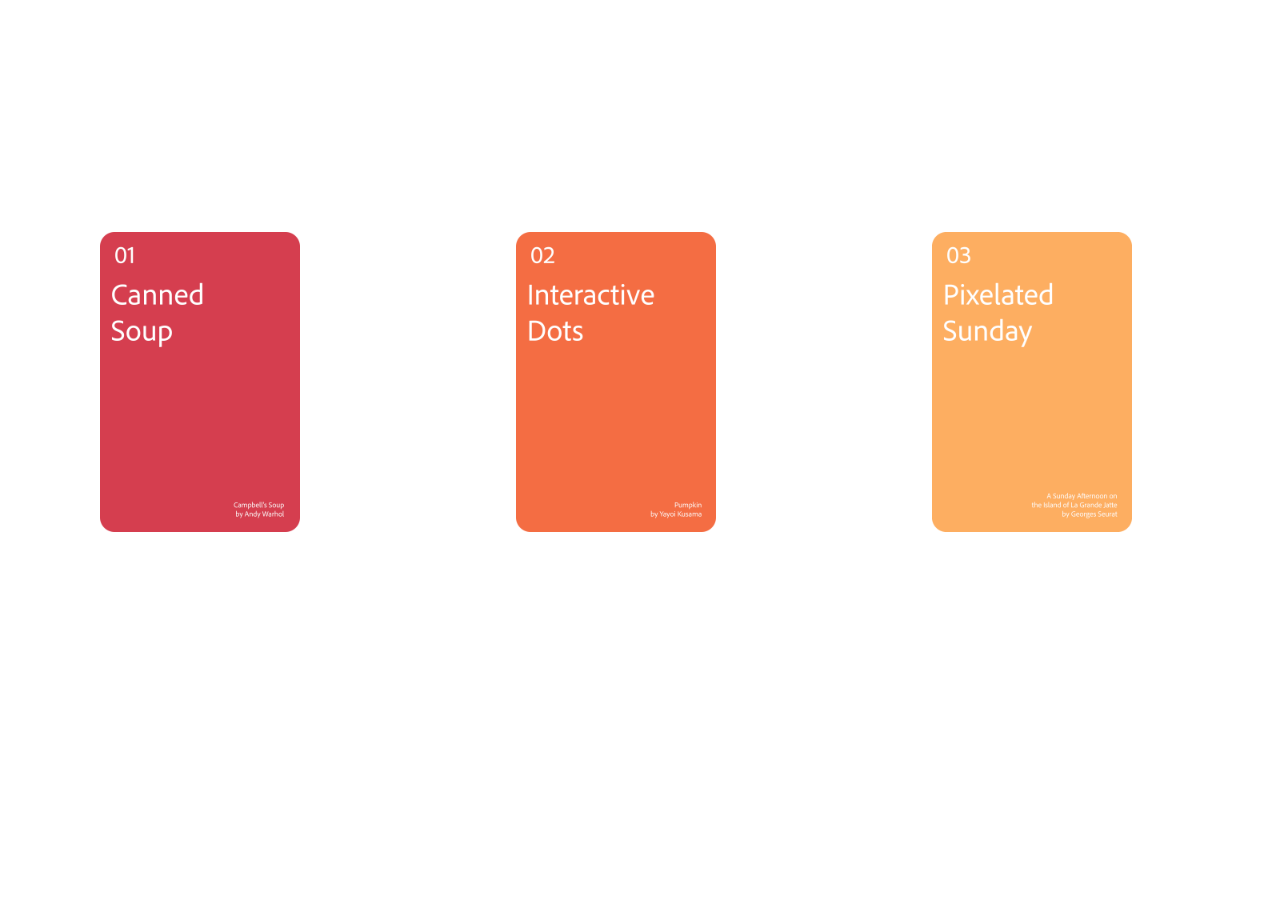
<file: InteractiveGallery2/gallery.html>
<!DOCTYPE html>
<html>
    <head>
        <title>Gallery</title>
        <link rel= "stylesheet" href="galleryStyle.css">
    </head>
    <body>
        <div class="scroller">
            <div class="scroller__inner">
                <a href="01.html"><img src="01.png" class="artwork"></a>
                <a href="02.html"><img src="02.png" class="artwork"></a>
                <a href="03.html"><img src="03.png" class="artwork"></a>
                <a href="04.html"><img src="04.png" class="artwork"></a>
                <a href="05.html"><img src="05.png" class="artwork"></a>
                <a href="06.html"><img src="06.png" class="artwork"></a>
                <a href="07.html"><img src="07.png" class="artwork"></a>
                <a href="08.html"><img src="08.png" class="artwork"></a>
            </div>
        </div>
        <script src="galleryScript.js"></script>
    </body>
</html>
</file>
<file: InteractiveGallery2/02.css>
body {
  position: relative;
  height: 100vh;
  margin: 0;
  background-color: #f5c62e;
  overflow: hidden;
  display: flex;
  justify-content: center;
  align-items: center;
  min-height: 100vh;
}
.circle {
  border-radius: 50%;
  background-color: #15120d;
  position: absolute; 
}
.home{
  width: 40px;
  right: 5%;
  position: absolute;
  justify-content: center;
}
#splash-screen {
  position: fixed;
  top: 0;
  left: 0;
  width: 100%;
  height: 100%;
  display: flex;
  justify-content: center;
  align-items: center;
  z-index: 9999; 
  opacity: 0;
  animation: fade-in 1s forwards, fade-out 2s 2s forwards;
}
#splash-screen img {
  width: 300px;
}
@keyframes fade-in {
  0% {
    opacity: 0;
  } 100% {
    opacity: 1;
  }
}
@keyframes fade-out {
  0% {
    opacity: 1;
  } 100% {
    opacity: 0;
    visibility: hidden; 
  }
}
</file>
<file: InteractiveGallery2/03.css>
body{
  margin: 0;
  padding: 0;
  display: flex;
  align-items: center;
  justify-content: center;
  min-height: 100vh;
}
#image1 {
  width: 80%;
  max-width: 100%;
  height: auto;
  align-items: center;
  justify-content: center;
  position: absolute;
}
#pixelSize {
  width: 300px;
  -webkit-appearance: none; 
  appearance: none;
  background: #ddd;  /* Default background color of the track */
  height: 8px;  /* Height of the track */
  border-radius: 5px;  
}
#splash-screen {
  position: fixed;
  top: 0;
  left: 0;
  width: 100%;
  height: 100%;
  display: flex;
  justify-content: center;
  align-items: center;
  z-index: 9999;
  opacity: 0;
  animation: fade-in 1s forwards, fade-out 2s 2s forwards; 
}
#splash-screen img {
  width: 300px;
}
@keyframes fade-in {
  0% {
    opacity: 0;
  } 100% {
    opacity: 1;
  }
}
@keyframes fade-out {
  0% {
    opacity: 1;
  } 100% {
    opacity: 0;
    visibility: hidden; 
  }
}
/* Style the slider thumb */
#pixelSize::-webkit-slider-thumb {
  -webkit-appearance: none; /* Removes default styling */
  appearance: none;
  width: 10px;
  height: 10px;
  background: gray; 
  border-radius: 50%; 
  cursor: pointer;  
  align-items: center;
  justify-content: center;
}
/* Style the thumb for Firefox */
#pixelSize::-moz-range-thumb {
  width: 20px;
  height: 20px;
  background: gray; 
  border-radius: 50%;  
  cursor: pointer;
  align-items: center;
  justify-content: center;
}
/* Style the slider track for Firefox */
#pixelSize::-moz-range-track {
  background: #ddd; 
  height: 8px; 
  border-radius: 5px; 
  align-items: center;
  justify-content: center;
}
.wrapper{
  width: 800px;
  margin: 0 auto;
  display: flex;
  flex-direction: column;
  align-items: center;
  justify-content: center;
}
.home{
  width: 40px;
  right: 5%;
  position: absolute;
  justify-content: center;
}
</file>
<file: InteractiveGallery2/06.css>
body {
  margin: 0;
  display: flex;
  justify-content: center;
  align-items: center;
  min-height: 100vh;
}
.home{
  width: 40px;
  right: 5%;
  position: absolute;
  justify-content: center;
}
#splash-screen {
  position: fixed;
  top: 0;
  left: 0;
  width: 100%;
  height: 100%;
  display: flex;
  justify-content: center;
  align-items: center;
  z-index: 9999;
  opacity: 0;
  animation: fade-in 1s forwards, fade-out 2s 2s forwards; 
}
#splash-screen img {
  width: 300px;
}
@keyframes fade-in {
  0% {
    opacity: 0;
  } 100% {
    opacity: 1;
  }
}
@keyframes fade-out {
  0% {
    opacity: 1;
  } 100% {
    opacity: 0;
    visibility: hidden; 
  }
}
</file>
<file: InteractiveGallery2/07.css>
*{
   margin: 0;
   padding: 0;
   box-sizing: border-box;
   font-family:Impact, Haettenschweiler, 'Arial Narrow Bold', sans-serif;
   color: white;
}
body{
   display: flex;
   justify-content: center;
   align-items: center;
   min-height: 100vh;
   background-color: black;
}
div.container{
   position: relative;
}
div.clock{
   width: 550px;
   height: 550px;
   border-radius: 50%;
   display: flex;
   justify-content: center;
   align-items: center;
}
div.clock span{
   position: absolute;
   transform: rotate(calc(30deg * var(--i)));
   inset: 12px;
   text-align: center;
   pointer-events: none; 
}
div.clock span b{
   transform: rotate(calc(-30deg * var(--i)));
   display: inline-block;
   font-size: 50px;
   cursor: pointer; 
   pointer-events: all; 
}
div.clock::before{
   content: '';
   position: absolute;
   width: 8px;
   height: 8px;
   border-radius: 50%;
   background-color: white;
}
div.hand{
   position: absolute;
   display: flex;
   justify-content: center;
   align-items: flex-end;
}
div.hand i{
   position: absolute;
   background-color: var(--c1r);
   width: 2px;
   height: 150px;
   border-radius: 8px;
} 
.num.dropping {
   animation: drop 3s ease forwards;
}
@keyframes drop {
   0% {
      transform: translateY(0);
      opacity: 1;
   }
   100% {
      transform: translateY(300px);
      opacity: 0;
   }
}
.home{
   width: 40px;
   right: 5%;
   position: absolute;
   justify-content: center;
}
#splash-screen {
   position: fixed;
   top: 0;
   left: 0;
   width: 100%;
   height: 100%;
   display: flex;
   justify-content: center;
   align-items: center;
   z-index: 9999; 
   opacity: 0;
   animation: fade-in 1s forwards, fade-out 2s 2s forwards;
}
#splash-screen img {
   width: 300px;
}
@keyframes fade-in {
   0% {
      opacity: 0;
   } 100% {
      opacity: 1;
   }
}
@keyframes fade-out {
   0% {
      opacity: 1;
   } 100% {
      opacity: 0;
      visibility: hidden;
   }
}
</file>
<file: InteractiveGallery2/08.css>
body {
  margin: 0;
  overflow: hidden;
  display: flex;
  justify-content: center;
  align-items: center;
  min-height: 100vh;
}
img.men {
  height: 15%;
  position: absolute;
}
.home{
  width: 40px;
  right: 5%;
  position: absolute;
  justify-content: center;
}
#splash-screen {
  position: fixed;
  top: 0;
  left: 0;
  width: 100%;
  height: 100%;
  display: flex;
  justify-content: center;
  align-items: center;
  z-index: 9999;
  opacity: 0;
  animation: fade-in 1s forwards, fade-out 2s 2s forwards;
}
#splash-screen img {
  width: 300px;
}
@keyframes fade-in {
  0% {
    opacity: 0;
  } 100% {
    opacity: 1;
  }
}
@keyframes fade-out {
  0% {
    opacity: 1;
  } 100% {
    opacity: 0;
    visibility: hidden; /* Hides the element after fading out */
  }
}
</file>
<file: InteractiveGallery2/galleryStyle.css>
img.artwork{
    height:300px;
    margin-top: 200px;
    margin-left: 100px;
    margin-right: 100px;
    margin-bottom: 100px;
}
img.artwork:hover{
    transform: scale(1.05,1.05);
    transition: all 0.5s ease-in-out;
}
body{
    display: flex;
    flex-direction: column;
    margin: 0;
}
.scroller {
    max-width: 100%;
}
.scroller__inner{
    padding-block: 2rem;
    display: flex;
    flex-wrap: wrap;
    gap: 1rem;
}
.scroller[data-animated=true] {
    overflow: hidden;
}
.scroller[data-animated=true] .scroller__inner {
    width: max-content;
    flex-wrap: nowrap;
    animation:
        scroll
        var(--_animation-duration, 20s)
        var(--_animation-direction, forwards)
        linear
        infinite;
}
.scroller[data-speed="fast"] {
    --_animation-duration: 5s;
}
.scroller[data-direction="right"] {
    --_animation-direction: reverse;
}
@keyframes scroll{
    to {
        transform: translate(calc(-50% - 0.5rem));
    }
}
</file>
